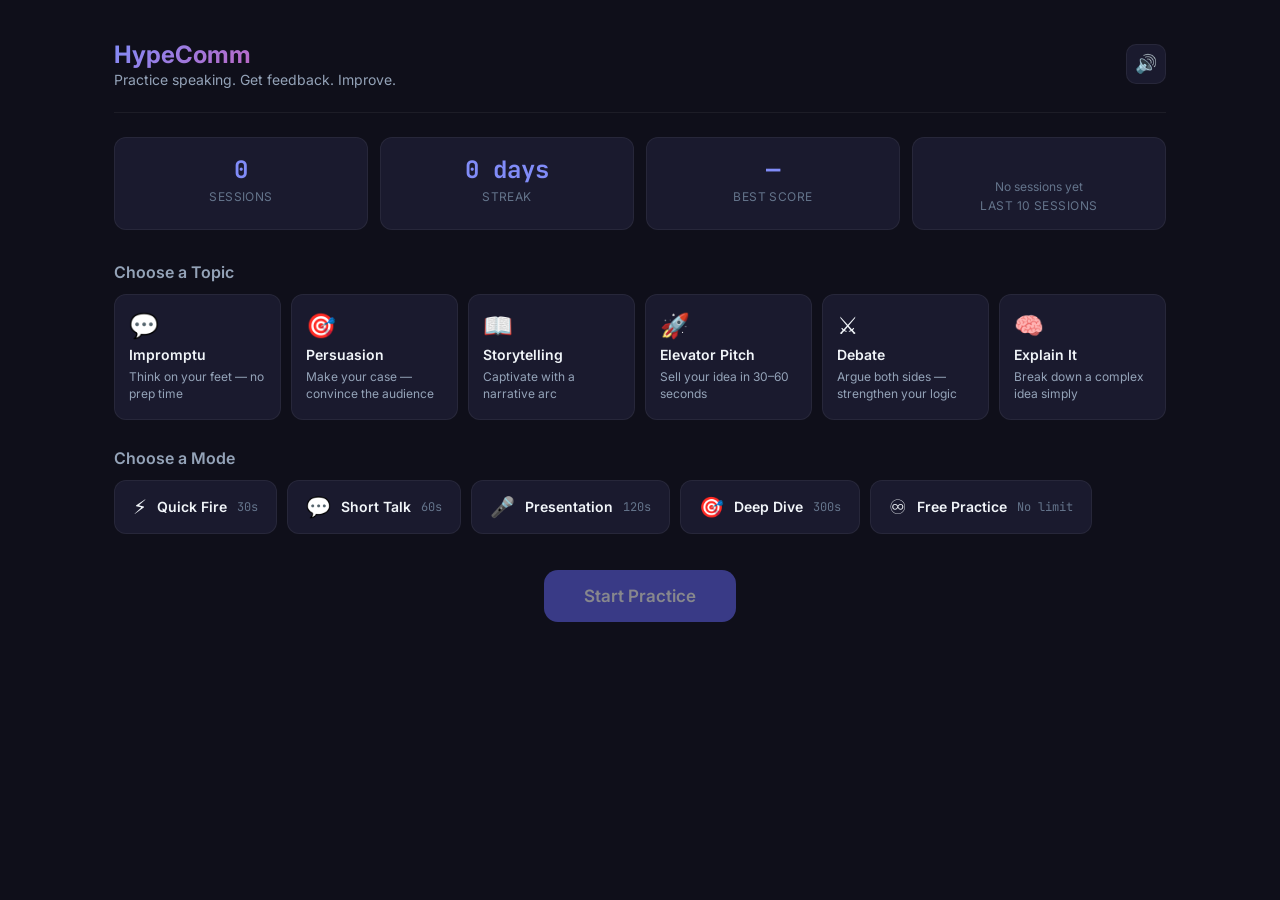
<file: index.html>
<!doctype html>
<html lang="en">
<head>
  <meta charset="UTF-8" />
  <meta name="viewport" content="width=device-width, initial-scale=1.0" />
  <meta name="description" content="HypeComm — Practice your communication skills with AI audience feedback. Get scored on pace, filler words, and fluency." />
  <meta name="theme-color" content="#0f0f1a" />
  <title>HypeComm | Communication Skills Practice</title>
  <link rel="stylesheet" href="style.css" />
  <link rel="preconnect" href="https://fonts.googleapis.com">
  <link rel="preconnect" href="https://fonts.gstatic.com" crossorigin>
  <link href="https://fonts.googleapis.com/css2?family=Inter:wght@400;500;600;700&family=JetBrains+Mono:wght@400;500&display=swap" rel="stylesheet">
</head>
<body>
  <a class="skip-link" href="#topicGrid">Skip to topics</a>

  <!-- Toast Notifications -->
  <div class="toast-container" id="toastContainer" aria-live="assertive"></div>

  <div class="app-shell">

    <!-- ── Header ──────────────────────────────────────────── -->
    <header class="app-header">
      <div class="header-left">
        <h1 class="logo">HypeComm</h1>
        <p class="tagline">Practice speaking. Get feedback. Improve.</p>
      </div>
      <div class="header-right">
        <button id="soundToggle" class="btn-icon" type="button" aria-label="Toggle sound">🔊</button>
      </div>
    </header>

    <!-- ── Setup Phase ─────────────────────────────────────── -->
    <div id="setupPhase">

      <!-- Progress Dashboard -->
      <section class="progress-dashboard" id="progressPanel" aria-label="Your progress">
        <div class="progress-stat">
          <span class="progress-num" id="totalSessions">0</span>
          <span class="progress-label">Sessions</span>
        </div>
        <div class="progress-stat">
          <span class="progress-num" id="currentStreak">0 days</span>
          <span class="progress-label">Streak</span>
        </div>
        <div class="progress-stat">
          <span class="progress-num" id="bestScore">—</span>
          <span class="progress-label">Best Score</span>
        </div>
        <div class="progress-stat progress-chart">
          <div class="recent-scores" id="recentScores" aria-label="Recent scores">
            <span class="no-data">No sessions yet</span>
          </div>
          <span class="progress-label">Last 10 Sessions</span>
        </div>
      </section>

      <!-- Topic Categories -->
      <section aria-label="Choose a topic category">
        <h2 class="section-title">Choose a Topic</h2>
        <div class="topic-grid" id="topicGrid" role="listbox" aria-label="Topic categories"></div>
      </section>

      <!-- Practice Modes -->
      <section aria-label="Choose practice mode">
        <h2 class="section-title">Choose a Mode</h2>
        <div class="mode-grid" id="modeGrid" role="listbox" aria-label="Practice modes"></div>
      </section>

      <!-- Topic Display -->
      <section class="topic-display" id="topicDisplay" hidden aria-label="Your speaking topic">
        <p class="topic-category-label" id="topicCategory"></p>
        <p class="topic-text" id="topicText"></p>
        <button id="newTopicBtn" class="btn-secondary" type="button">
          Shuffle Topic <kbd class="kbd-hint">N</kbd>
        </button>
      </section>

      <!-- Start Button -->
      <div class="start-area">
        <button id="startBtn" class="btn-primary btn-large" disabled>
          Start Practice
        </button>
      </div>
    </div>

    <!-- ── Practice Phase ──────────────────────────────────── -->
    <div id="practicePhase" hidden>
      <div class="practice-layout">

        <!-- Left: Video + Topic -->
        <div class="practice-left">
          <!-- Current Topic Banner -->
          <div class="practice-topic-banner">
            <p class="practice-topic-label" id="topicCategoryPractice"></p>
            <p class="practice-topic-text" id="topicTextPractice"></p>
          </div>

          <!-- Timer -->
          <div class="timer-area">
            <div class="timer-display" id="timerDisplay" role="timer" aria-live="polite">00:00</div>
            <div class="timer-bar" id="timerBar">
              <div class="timer-bar-fill" id="timerBarFill"></div>
            </div>
          </div>

          <!-- Video -->
          <div class="video-wrapper">
            <video id="preview" playsinline autoplay muted aria-label="Camera preview"></video>
            <canvas class="visualizer-canvas" id="visualizerCanvas" aria-hidden="true"></canvas>
          </div>

          <!-- Engagement Meter -->
          <div class="engagement-meter" role="meter" aria-label="Audience engagement" aria-valuemin="0" aria-valuemax="100">
            <div class="engagement-header">
              <span class="engagement-title">Audience Engagement</span>
              <span class="engagement-label" id="engagementLabel">Waiting 0%</span>
            </div>
            <div class="engagement-track">
              <div class="engagement-fill" id="engagementFill"></div>
            </div>
          </div>

          <div class="practice-controls">
            <span class="speech-status" id="speechStatus">Initializing...</span>
            <span class="status-label" id="statusLabel"></span>
            <button id="stopBtn" class="btn-danger" disabled>End Practice</button>
          </div>
        </div>

        <!-- Right: Audience Comments -->
        <div class="practice-right">
          <div class="audience-header">
            <div>
              <p class="audience-eyebrow">AI Audience</p>
              <h2 class="audience-title">Live Reactions</h2>
            </div>
            <div class="comment-count-badge">
              <span id="commentCount">0</span> comments
            </div>
          </div>
          <div class="comment-stream" id="commentStream" role="log" aria-live="polite" aria-label="Audience comments" tabindex="0"></div>
        </div>
      </div>
    </div>
  </div>

  <!-- ── Feedback Modal ──────────────────────────────────── -->
  <div class="feedback-modal" id="feedbackModal" hidden role="dialog" aria-label="Practice feedback" aria-modal="true">
    <div class="feedback-card">
      <h3 class="feedback-title">Practice Complete</h3>
      <div id="feedbackContent"></div>
      <div class="feedback-actions">
        <button class="btn-primary" id="feedbackPracticeAgain" type="button">Practice Again</button>
        <button class="btn-secondary" id="feedbackClose" type="button">Close</button>
      </div>
    </div>
  </div>

  <!-- ── Comment Template ────────────────────────────────── -->
  <template id="commentTemplate">
    <article class="comment">
      <div class="avatar" aria-hidden="true"></div>
      <div>
        <div class="meta">
          <span class="username"></span>
          <span class="timestamp"></span>
        </div>
        <p class="body"></p>
      </div>
    </article>
  </template>

  <script src="app.js"></script>
</body>
</html>
</file>
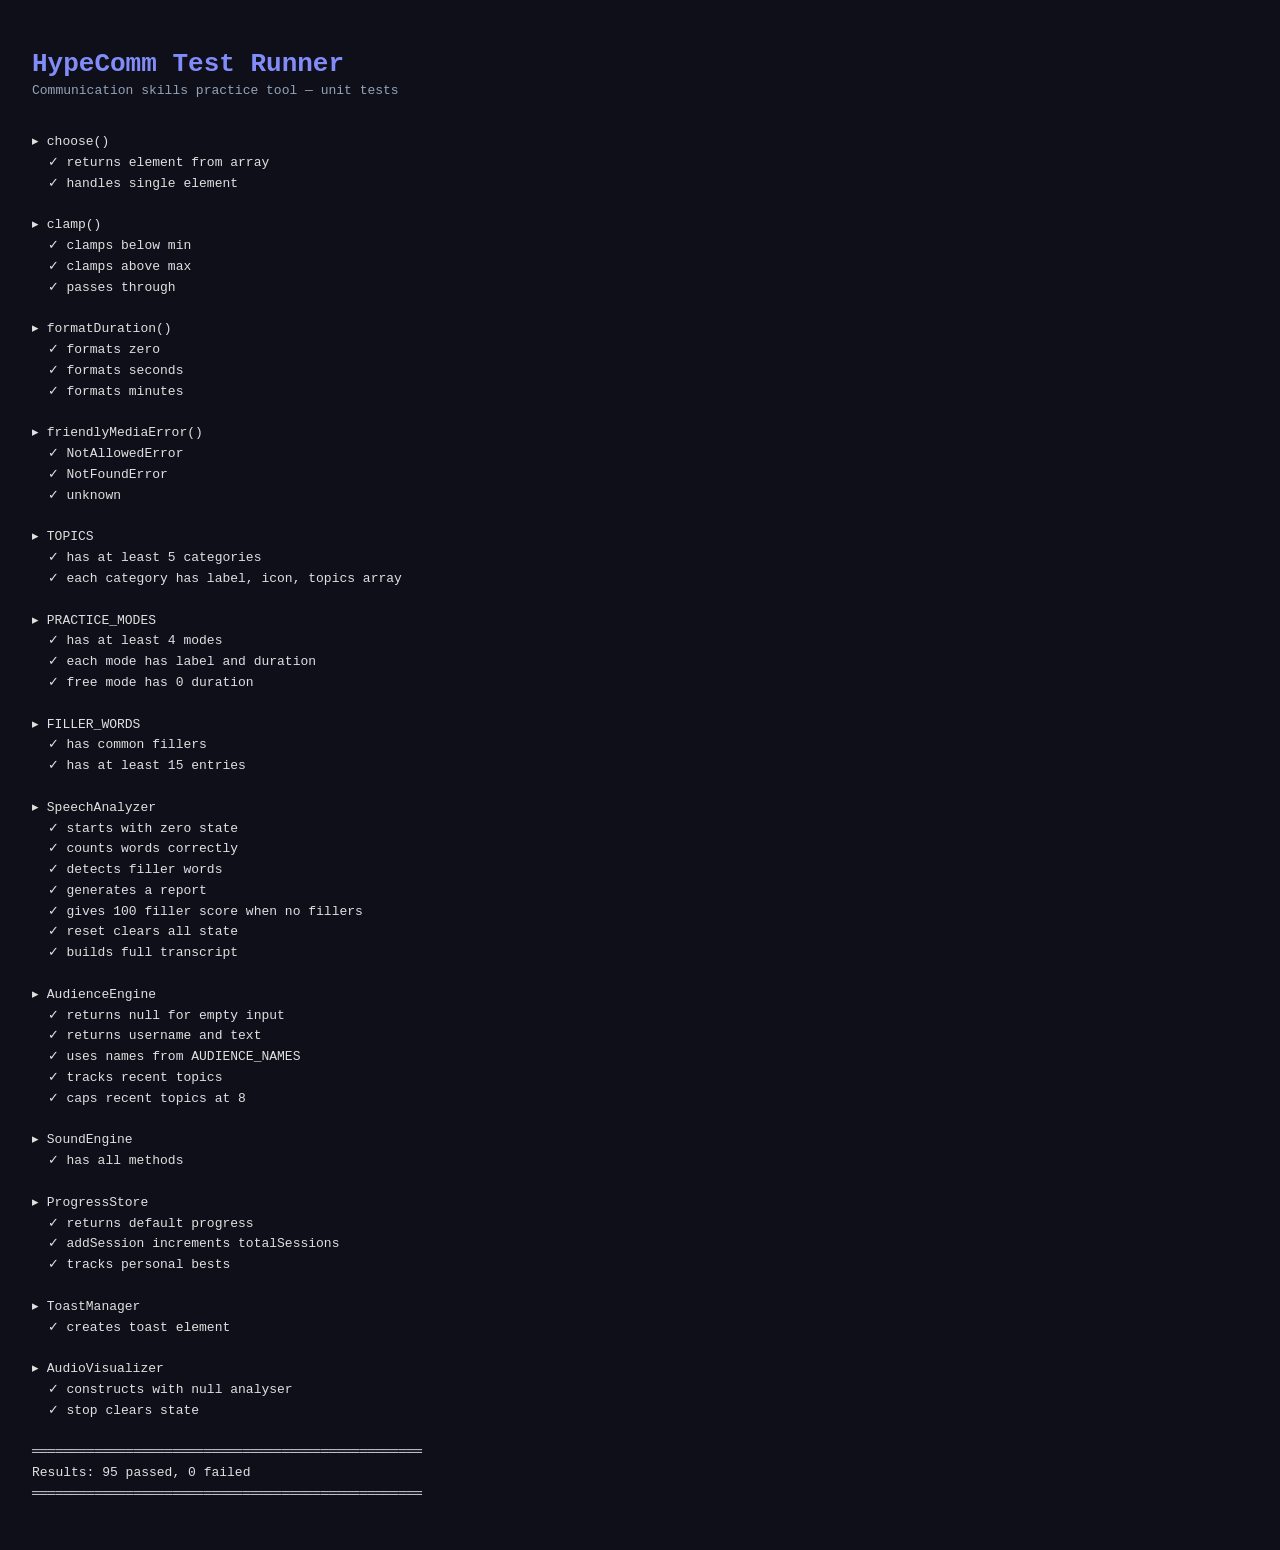
<file: test-runner.html>
<!doctype html>
<html lang="en">
<head>
  <meta charset="UTF-8" />
  <title>HypeComm Tests</title>
  <style>
    body { font-family: monospace; background: #0f0f1a; color: #e0e0e0; padding: 24px; }
    h1 { color: #818cf8; margin-bottom: 4px; }
    p.sub { color: #94a3b8; margin-top: 0; }
    pre { white-space: pre-wrap; line-height: 1.6; font-size: 13px; }
  </style>
</head>
<body>
  <h1>HypeComm Test Runner</h1>
  <p class="sub">Communication skills practice tool — unit tests</p>
  <pre id="output">Running tests...</pre>

  <!-- DOM stubs for app.js initialization -->
  <div hidden>
    <div id="topicGrid"></div>
    <div id="modeGrid"></div>
    <div id="topicDisplay" hidden></div>
    <p id="topicText"></p>
    <p id="topicCategory"></p>
    <button id="startBtn" disabled></button>
    <button id="stopBtn" disabled></button>
    <button id="newTopicBtn"></button>
    <div id="timerDisplay"></div>
    <div id="timerBar"><div id="timerBarFill"></div></div>
    <video id="preview"></video>
    <canvas id="visualizerCanvas"></canvas>
    <div id="commentStream"></div>
    <template id="commentTemplate">
      <article class="comment">
        <div class="avatar"></div>
        <div><div class="meta"><span class="username"></span><span class="timestamp"></span></div><p class="body"></p></div>
      </article>
    </template>
    <span id="commentCount"></span>
    <div id="engagementFill"></div>
    <span id="engagementLabel"></span>
    <span id="speechStatus"></span>
    <span id="statusLabel"></span>
    <div id="toastContainer"></div>
    <button id="soundToggle"></button>
    <div id="feedbackModal" hidden></div>
    <div id="feedbackContent"></div>
    <button id="feedbackClose"></button>
    <button id="feedbackPracticeAgain"></button>
    <div id="progressPanel"></div>
    <span id="totalSessions"></span>
    <span id="currentStreak"></span>
    <span id="bestScore"></span>
    <div id="recentScores"></div>
    <div id="setupPhase"></div>
    <div id="practicePhase" hidden></div>
  </div>

  <script>
    const outputEl = document.getElementById('output');
    const lines = [];
    const origLog = console.log;
    const origError = console.error;
    console.log = (...args) => { origLog(...args); lines.push(args.join(' ')); outputEl.textContent = lines.join('\n'); };
    console.error = (...args) => { origError(...args); lines.push(args.join(' ')); outputEl.textContent = lines.join('\n'); };
  </script>
  <script src="app.js"></script>
  <script src="app.test.js"></script>
</body>
</html>
</file>
<file: style.css>
:root {
  --bg: #0f0f1a;
  --surface: #1a1a2e;
  --surface-2: #222240;
  --border: rgba(255, 255, 255, 0.06);
  --border-strong: rgba(255, 255, 255, 0.12);
  --primary: #6366f1;
  --primary-light: #818cf8;
  --accent: #ec4899;
  --success: #10b981;
  --warning: #f59e0b;
  --danger: #ef4444;
  --text: #f1f5f9;
  --text-muted: #94a3b8;
  --text-dim: #64748b;
  --shadow: 0 20px 60px rgba(0, 0, 0, 0.4);
  --focus-ring: 0 0 0 2px var(--primary), 0 0 0 4px rgba(99, 102, 241, 0.3);
  --radius: 12px;
  --radius-lg: 16px;
  --radius-xl: 20px;
}

*, *::before, *::after { box-sizing: border-box; }

/* ── Skip Link ────────────────────────────────────────────── */

.skip-link {
  position: absolute;
  top: -100%;
  left: 16px;
  background: var(--primary);
  color: white;
  padding: 8px 16px;
  border-radius: var(--radius);
  font-weight: 600;
  z-index: 100;
  text-decoration: none;
}
.skip-link:focus { top: 16px; }

/* ── Base ─────────────────────────────────────────────────── */

body {
  margin: 0;
  font-family: 'Inter', system-ui, -apple-system, sans-serif;
  color: var(--text);
  background: var(--bg);
  min-height: 100vh;
}

:focus-visible {
  outline: none;
  box-shadow: var(--focus-ring);
}

.app-shell {
  max-width: 1100px;
  margin: 0 auto;
  padding: 24px 24px 48px;
}

/* ── Header ───────────────────────────────────────────────── */

.app-header {
  display: flex;
  justify-content: space-between;
  align-items: center;
  padding: 16px 0 24px;
  border-bottom: 1px solid var(--border);
  margin-bottom: 24px;
}

.logo {
  margin: 0;
  font-size: 24px;
  font-weight: 700;
  background: linear-gradient(135deg, var(--primary-light), var(--accent));
  -webkit-background-clip: text;
  -webkit-text-fill-color: transparent;
  background-clip: text;
}

.tagline { margin: 2px 0 0; color: var(--text-muted); font-size: 14px; }

.header-right { display: flex; gap: 8px; }

/* ── Buttons ──────────────────────────────────────────────── */

.btn-primary {
  background: var(--primary);
  color: white;
  border: none;
  padding: 12px 24px;
  border-radius: var(--radius);
  font-weight: 600;
  font-family: inherit;
  font-size: 15px;
  cursor: pointer;
  transition: transform 150ms ease, opacity 150ms ease;
}

.btn-primary:hover:not(:disabled) { transform: translateY(-1px); opacity: 0.9; }
.btn-primary:active:not(:disabled) { transform: translateY(0); }
.btn-primary:disabled { opacity: 0.5; cursor: not-allowed; }

.btn-primary.btn-large { padding: 16px 40px; font-size: 17px; border-radius: 14px; }

.btn-secondary {
  background: var(--surface-2);
  color: var(--text);
  border: 1px solid var(--border-strong);
  padding: 10px 20px;
  border-radius: var(--radius);
  font-weight: 500;
  font-family: inherit;
  font-size: 14px;
  cursor: pointer;
  transition: background 150ms ease;
}

.btn-secondary:hover { background: rgba(255, 255, 255, 0.08); }

.btn-danger {
  background: rgba(239, 68, 68, 0.15);
  color: var(--danger);
  border: 1px solid rgba(239, 68, 68, 0.3);
  padding: 10px 20px;
  border-radius: var(--radius);
  font-weight: 600;
  font-family: inherit;
  cursor: pointer;
  transition: background 150ms ease;
}

.btn-danger:hover:not(:disabled) { background: rgba(239, 68, 68, 0.25); }
.btn-danger:disabled { opacity: 0.5; cursor: not-allowed; }

.btn-icon {
  background: var(--surface);
  border: 1px solid var(--border);
  color: var(--text);
  width: 40px;
  height: 40px;
  border-radius: 10px;
  display: flex;
  align-items: center;
  justify-content: center;
  font-size: 18px;
  cursor: pointer;
  transition: background 120ms ease;
  padding: 0;
}

.btn-icon:hover { background: var(--surface-2); }

.kbd-hint {
  display: inline-block;
  font-family: 'JetBrains Mono', monospace;
  font-size: 10px;
  background: rgba(255, 255, 255, 0.08);
  border: 1px solid rgba(255, 255, 255, 0.12);
  border-radius: 4px;
  padding: 1px 5px;
  margin-left: 6px;
  color: var(--text-dim);
}

/* ── Section Titles ───────────────────────────────────────── */

.section-title {
  font-size: 16px;
  font-weight: 600;
  color: var(--text-muted);
  margin: 0 0 12px;
}

/* ── Progress Dashboard ───────────────────────────────────── */

.progress-dashboard {
  display: grid;
  grid-template-columns: repeat(4, 1fr);
  gap: 12px;
  margin-bottom: 32px;
}

.progress-stat {
  background: var(--surface);
  border: 1px solid var(--border);
  border-radius: var(--radius);
  padding: 16px;
  text-align: center;
}

.progress-num {
  display: block;
  font-size: 24px;
  font-weight: 700;
  font-family: 'JetBrains Mono', monospace;
  color: var(--primary-light);
}

.progress-label {
  display: block;
  font-size: 12px;
  color: var(--text-dim);
  margin-top: 4px;
  text-transform: uppercase;
  letter-spacing: 0.04em;
}

.progress-chart { display: flex; flex-direction: column; align-items: center; justify-content: center; }

.recent-scores {
  display: flex;
  gap: 3px;
  align-items: flex-end;
  height: 40px;
  width: 100%;
  justify-content: center;
}

.score-bar {
  width: 8px;
  border-radius: 2px;
  min-height: 4px;
  transition: height 300ms ease;
}

.no-data { font-size: 12px; color: var(--text-dim); }

/* ── Topic Grid ───────────────────────────────────────────── */

.topic-grid {
  display: grid;
  grid-template-columns: repeat(auto-fill, minmax(160px, 1fr));
  gap: 10px;
  margin-bottom: 28px;
}

.category-card {
  background: var(--surface);
  border: 1px solid var(--border);
  border-radius: var(--radius);
  padding: 16px 14px;
  text-align: left;
  cursor: pointer;
  transition: border-color 150ms ease, background 150ms ease, transform 150ms ease;
  display: flex;
  flex-direction: column;
  gap: 6px;
  font-family: inherit;
  color: var(--text);
}

.category-card:hover {
  border-color: var(--border-strong);
  background: var(--surface-2);
  transform: translateY(-1px);
}

.category-card.selected {
  border-color: var(--primary);
  background: rgba(99, 102, 241, 0.1);
}

.category-icon { font-size: 24px; }
.category-label { font-weight: 600; font-size: 14px; }
.category-desc { font-size: 12px; color: var(--text-muted); line-height: 1.4; }

/* ── Mode Grid ────────────────────────────────────────────── */

.mode-grid {
  display: flex;
  gap: 10px;
  flex-wrap: wrap;
  margin-bottom: 28px;
}

.mode-card {
  background: var(--surface);
  border: 1px solid var(--border);
  border-radius: var(--radius);
  padding: 14px 18px;
  cursor: pointer;
  transition: border-color 150ms ease, background 150ms ease;
  display: flex;
  align-items: center;
  gap: 10px;
  font-family: inherit;
  color: var(--text);
}

.mode-card:hover { border-color: var(--border-strong); background: var(--surface-2); }

.mode-card.selected {
  border-color: var(--primary);
  background: rgba(99, 102, 241, 0.1);
}

.mode-icon { font-size: 20px; }
.mode-label { font-weight: 600; font-size: 14px; }
.mode-dur { font-size: 12px; color: var(--text-dim); font-family: 'JetBrains Mono', monospace; }

/* ── Topic Display ────────────────────────────────────────── */

.topic-display {
  background: linear-gradient(135deg, rgba(99, 102, 241, 0.08), rgba(236, 72, 153, 0.06));
  border: 1px solid rgba(99, 102, 241, 0.2);
  border-radius: var(--radius-lg);
  padding: 24px;
  margin-bottom: 24px;
  text-align: center;
}

.topic-category-label {
  font-size: 13px;
  text-transform: uppercase;
  letter-spacing: 0.06em;
  color: var(--primary-light);
  margin: 0 0 8px;
}

.topic-text {
  font-size: 22px;
  font-weight: 600;
  line-height: 1.4;
  margin: 0 0 16px;
}

/* ── Start Area ───────────────────────────────────────────── */

.start-area {
  text-align: center;
  padding: 8px 0;
}

/* ── Practice Layout ──────────────────────────────────────── */

.practice-layout {
  display: grid;
  grid-template-columns: 1fr 0.85fr;
  gap: 16px;
  min-height: 70vh;
}

.practice-left {
  display: flex;
  flex-direction: column;
  gap: 12px;
}

.practice-right {
  display: flex;
  flex-direction: column;
  gap: 10px;
  background: var(--surface);
  border: 1px solid var(--border);
  border-radius: var(--radius-lg);
  padding: 16px;
}

/* ── Practice Topic Banner ────────────────────────────────── */

.practice-topic-banner {
  background: linear-gradient(135deg, rgba(99, 102, 241, 0.1), rgba(236, 72, 153, 0.08));
  border: 1px solid rgba(99, 102, 241, 0.2);
  border-radius: var(--radius);
  padding: 16px 20px;
  text-align: center;
}

.practice-topic-label {
  font-size: 11px;
  text-transform: uppercase;
  letter-spacing: 0.06em;
  color: var(--primary-light);
  margin: 0 0 4px;
}

.practice-topic-text {
  font-size: 18px;
  font-weight: 600;
  margin: 0;
  line-height: 1.4;
}

/* ── Timer ─────────────────────────────────────────────────── */

.timer-area { text-align: center; }

.timer-display {
  font-family: 'JetBrains Mono', monospace;
  font-size: 48px;
  font-weight: 700;
  color: var(--primary-light);
  letter-spacing: 0.02em;
}

.timer-bar {
  height: 6px;
  background: rgba(255, 255, 255, 0.06);
  border-radius: 3px;
  overflow: hidden;
  margin-top: 8px;
}

.timer-bar-fill {
  height: 100%;
  width: 0%;
  background: var(--primary);
  border-radius: 3px;
  transition: width 1s linear;
}

.timer-bar-fill.timer-warning {
  background: var(--danger);
  animation: timerPulse 1s ease-in-out infinite;
}

@keyframes timerPulse {
  0%, 100% { opacity: 1; }
  50% { opacity: 0.6; }
}

/* ── Video ─────────────────────────────────────────────────── */

.video-wrapper {
  position: relative;
  border-radius: var(--radius);
  overflow: hidden;
  background: #000;
}

.video-wrapper video {
  width: 100%;
  display: block;
  border-radius: var(--radius);
  min-height: 240px;
  object-fit: cover;
}

.visualizer-canvas {
  position: absolute;
  bottom: 0;
  left: 0;
  right: 0;
  height: 50px;
  pointer-events: none;
  opacity: 0.8;
}

/* ── Engagement Meter ─────────────────────────────────────── */

.engagement-meter {
  background: var(--surface);
  border: 1px solid var(--border);
  border-radius: 10px;
  padding: 10px 12px;
}

.engagement-header {
  display: flex;
  justify-content: space-between;
  align-items: center;
  margin-bottom: 6px;
}

.engagement-title {
  font-size: 11px;
  text-transform: uppercase;
  letter-spacing: 0.05em;
  color: var(--text-dim);
  font-weight: 600;
}

.engagement-label {
  font-size: 11px;
  font-family: 'JetBrains Mono', monospace;
  color: var(--primary-light);
}

.engagement-track {
  height: 6px;
  background: rgba(255, 255, 255, 0.04);
  border-radius: 3px;
  overflow: hidden;
}

.engagement-fill {
  height: 100%;
  width: 0%;
  background: linear-gradient(90deg, var(--primary), var(--accent));
  border-radius: 3px;
  transition: width 300ms ease;
}

/* ── Practice Controls ────────────────────────────────────── */

.practice-controls {
  display: flex;
  justify-content: space-between;
  align-items: center;
  gap: 12px;
}

.speech-status {
  font-size: 12px;
  color: var(--text-dim);
  font-style: italic;
}

.status-label {
  font-size: 13px;
  color: var(--text-muted);
  flex: 1;
  text-align: center;
}

/* ── Audience Comments ────────────────────────────────────── */

.audience-header {
  display: flex;
  justify-content: space-between;
  align-items: center;
}

.audience-eyebrow {
  margin: 0;
  font-size: 11px;
  text-transform: uppercase;
  letter-spacing: 0.06em;
  color: var(--primary-light);
}

.audience-title { margin: 2px 0 0; font-size: 18px; }

.comment-count-badge {
  font-size: 12px;
  color: var(--text-dim);
  font-family: 'JetBrains Mono', monospace;
  background: rgba(255, 255, 255, 0.04);
  padding: 4px 10px;
  border-radius: 999px;
}

.comment-stream {
  flex: 1;
  min-height: 200px;
  background: rgba(255, 255, 255, 0.01);
  border: 1px solid var(--border);
  border-radius: var(--radius);
  padding: 10px;
  overflow-y: auto;
  display: flex;
  flex-direction: column;
  gap: 8px;
  scroll-behavior: smooth;
}

.comment {
  display: grid;
  grid-template-columns: auto 1fr;
  gap: 10px;
  padding: 10px;
  border-radius: 10px;
  background: rgba(255, 255, 255, 0.02);
  border: 1px solid var(--border);
  animation: slideIn 200ms ease;
}

.comment .meta { display: flex; gap: 8px; font-size: 11px; color: var(--text-dim); }
.comment .username { color: var(--primary-light); font-weight: 600; }
.comment .body { margin: 4px 0 0; line-height: 1.5; font-size: 13px; }

.avatar {
  width: 34px;
  height: 34px;
  border-radius: 10px;
  background: linear-gradient(135deg, var(--primary), var(--accent));
  display: flex;
  align-items: center;
  justify-content: center;
  font-weight: 700;
  font-size: 13px;
  color: white;
  flex-shrink: 0;
}

/* ── Feedback Modal ───────────────────────────────────────── */

.feedback-modal {
  position: fixed;
  inset: 0;
  background: rgba(15, 15, 26, 0.88);
  backdrop-filter: blur(12px);
  display: flex;
  align-items: center;
  justify-content: center;
  z-index: 500;
  opacity: 0;
  transition: opacity 300ms ease;
  overflow-y: auto;
  padding: 24px;
}

.feedback-modal.modal-visible { opacity: 1; }

.feedback-card {
  background: var(--surface);
  border: 1px solid var(--border-strong);
  border-radius: var(--radius-xl);
  padding: 32px;
  max-width: 520px;
  width: 100%;
  box-shadow: var(--shadow);
  transform: scale(0.92);
  transition: transform 300ms cubic-bezier(0.34, 1.56, 0.64, 1);
}

.modal-visible .feedback-card { transform: scale(1); }

.feedback-title {
  margin: 0 0 24px;
  font-size: 22px;
  text-align: center;
}

/* ── Score Display ────────────────────────────────────────── */

.score-hero { text-align: center; margin-bottom: 24px; }

.score-circle {
  display: inline-flex;
  flex-direction: column;
  align-items: center;
  justify-content: center;
  width: 100px;
  height: 100px;
  border-radius: 50%;
  border: 4px solid var(--score-color, var(--primary));
  box-shadow: 0 0 24px rgba(99, 102, 241, 0.2);
}

.score-value {
  font-size: 36px;
  font-weight: 700;
  font-family: 'JetBrains Mono', monospace;
  color: var(--text);
}

.score-label {
  font-size: 11px;
  text-transform: uppercase;
  color: var(--text-dim);
  letter-spacing: 0.04em;
}

.score-breakdown {
  display: flex;
  flex-direction: column;
  gap: 10px;
  margin-bottom: 20px;
}

.score-item {
  display: flex;
  align-items: center;
  gap: 12px;
}

.score-item-label {
  width: 60px;
  font-size: 13px;
  color: var(--text-muted);
  font-weight: 500;
}

.score-item-bar {
  flex: 1;
  height: 8px;
  background: rgba(255, 255, 255, 0.05);
  border-radius: 4px;
  overflow: hidden;
}

.score-item-fill {
  height: 100%;
  border-radius: 4px;
  transition: width 600ms ease;
}

.score-item-value {
  width: 30px;
  font-size: 14px;
  font-weight: 600;
  font-family: 'JetBrains Mono', monospace;
  text-align: right;
}

/* ── Feedback Stats ───────────────────────────────────────── */

.feedback-stats {
  display: grid;
  grid-template-columns: repeat(4, 1fr);
  gap: 8px;
  margin-bottom: 20px;
}

.fb-stat {
  text-align: center;
  padding: 12px 8px;
  background: rgba(255, 255, 255, 0.02);
  border: 1px solid var(--border);
  border-radius: 10px;
}

.fb-num {
  display: block;
  font-size: 18px;
  font-weight: 700;
  font-family: 'JetBrains Mono', monospace;
  color: var(--primary-light);
}

.fb-label {
  display: block;
  font-size: 10px;
  text-transform: uppercase;
  color: var(--text-dim);
  margin-top: 2px;
}

/* ── Feedback Sections ────────────────────────────────────── */

.feedback-section {
  margin-bottom: 16px;
}

.feedback-section h4 {
  font-size: 13px;
  color: var(--text-muted);
  margin: 0 0 6px;
}

.feedback-section p {
  margin: 0;
  font-size: 14px;
  line-height: 1.5;
  color: var(--text);
}

.filler-tags {
  display: flex;
  flex-wrap: wrap;
  gap: 6px;
}

.filler-tag {
  background: rgba(239, 68, 68, 0.1);
  border: 1px solid rgba(239, 68, 68, 0.2);
  color: var(--danger);
  padding: 3px 10px;
  border-radius: 999px;
  font-size: 12px;
  font-family: 'JetBrains Mono', monospace;
}

.filler-none {
  color: var(--success);
  font-size: 13px;
}

.transcript-text {
  font-size: 13px;
  color: var(--text-muted);
  background: rgba(255, 255, 255, 0.02);
  border: 1px solid var(--border);
  border-radius: 8px;
  padding: 12px;
  max-height: 120px;
  overflow-y: auto;
  line-height: 1.6;
}

.feedback-actions {
  display: flex;
  gap: 10px;
  justify-content: center;
  margin-top: 24px;
}

/* ── Toast Notifications ──────────────────────────────────── */

.toast-container {
  position: fixed;
  top: 24px;
  right: 24px;
  display: flex;
  flex-direction: column;
  gap: 8px;
  z-index: 1000;
  pointer-events: none;
}

.toast {
  background: var(--surface-2);
  border: 1px solid var(--border-strong);
  border-radius: 10px;
  padding: 12px 20px;
  font-size: 14px;
  font-weight: 500;
  box-shadow: var(--shadow);
  transform: translateX(120%);
  transition: transform 300ms cubic-bezier(0.34, 1.56, 0.64, 1), opacity 300ms ease;
  opacity: 0;
  pointer-events: auto;
}

.toast-visible { transform: translateX(0); opacity: 1; }
.toast-success { border-left: 3px solid var(--success); }
.toast-error { border-left: 3px solid var(--danger); }
.toast-info { border-left: 3px solid var(--primary); }

/* ── Responsive ───────────────────────────────────────────── */

@media (max-width: 768px) {
  .practice-layout { grid-template-columns: 1fr; }
  .progress-dashboard { grid-template-columns: repeat(2, 1fr); }
  .topic-grid { grid-template-columns: repeat(2, 1fr); }
  .feedback-stats { grid-template-columns: repeat(2, 1fr); }
  .feedback-card { padding: 24px 20px; }
}

@media (max-width: 480px) {
  .app-shell { padding: 16px 12px 32px; }
  .topic-grid { grid-template-columns: 1fr; }
  .mode-grid { flex-direction: column; }
  .timer-display { font-size: 36px; }
  .topic-text { font-size: 18px; }
}

/* ── Reduced Motion ───────────────────────────────────────── */

@media (prefers-reduced-motion: reduce) {
  *, *::before, *::after {
    animation-duration: 0.01ms !important;
    animation-iteration-count: 1 !important;
    transition-duration: 0.01ms !important;
  }
}

/* ── Keyframes ────────────────────────────────────────────── */

@keyframes slideIn { from { transform: translateY(6px); opacity: 0; } to { transform: translateY(0); opacity: 1; } }
</file>
